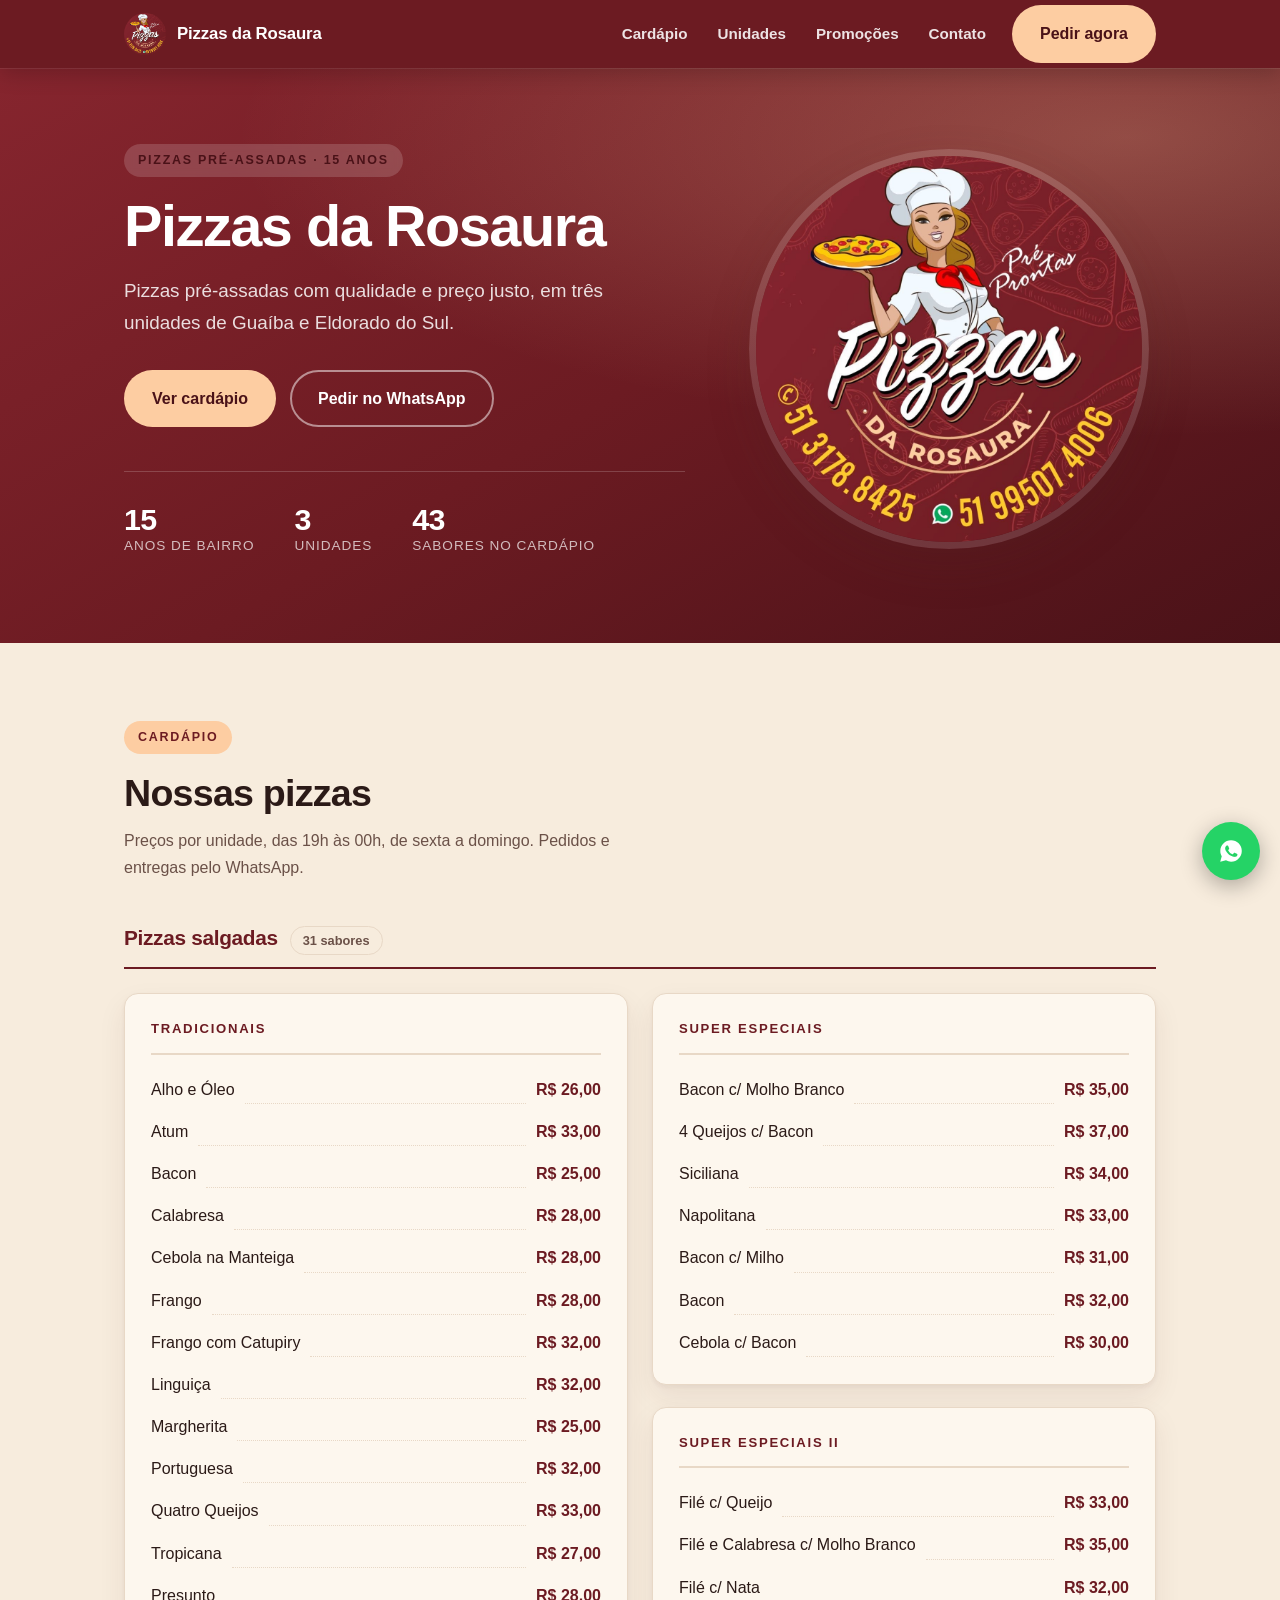
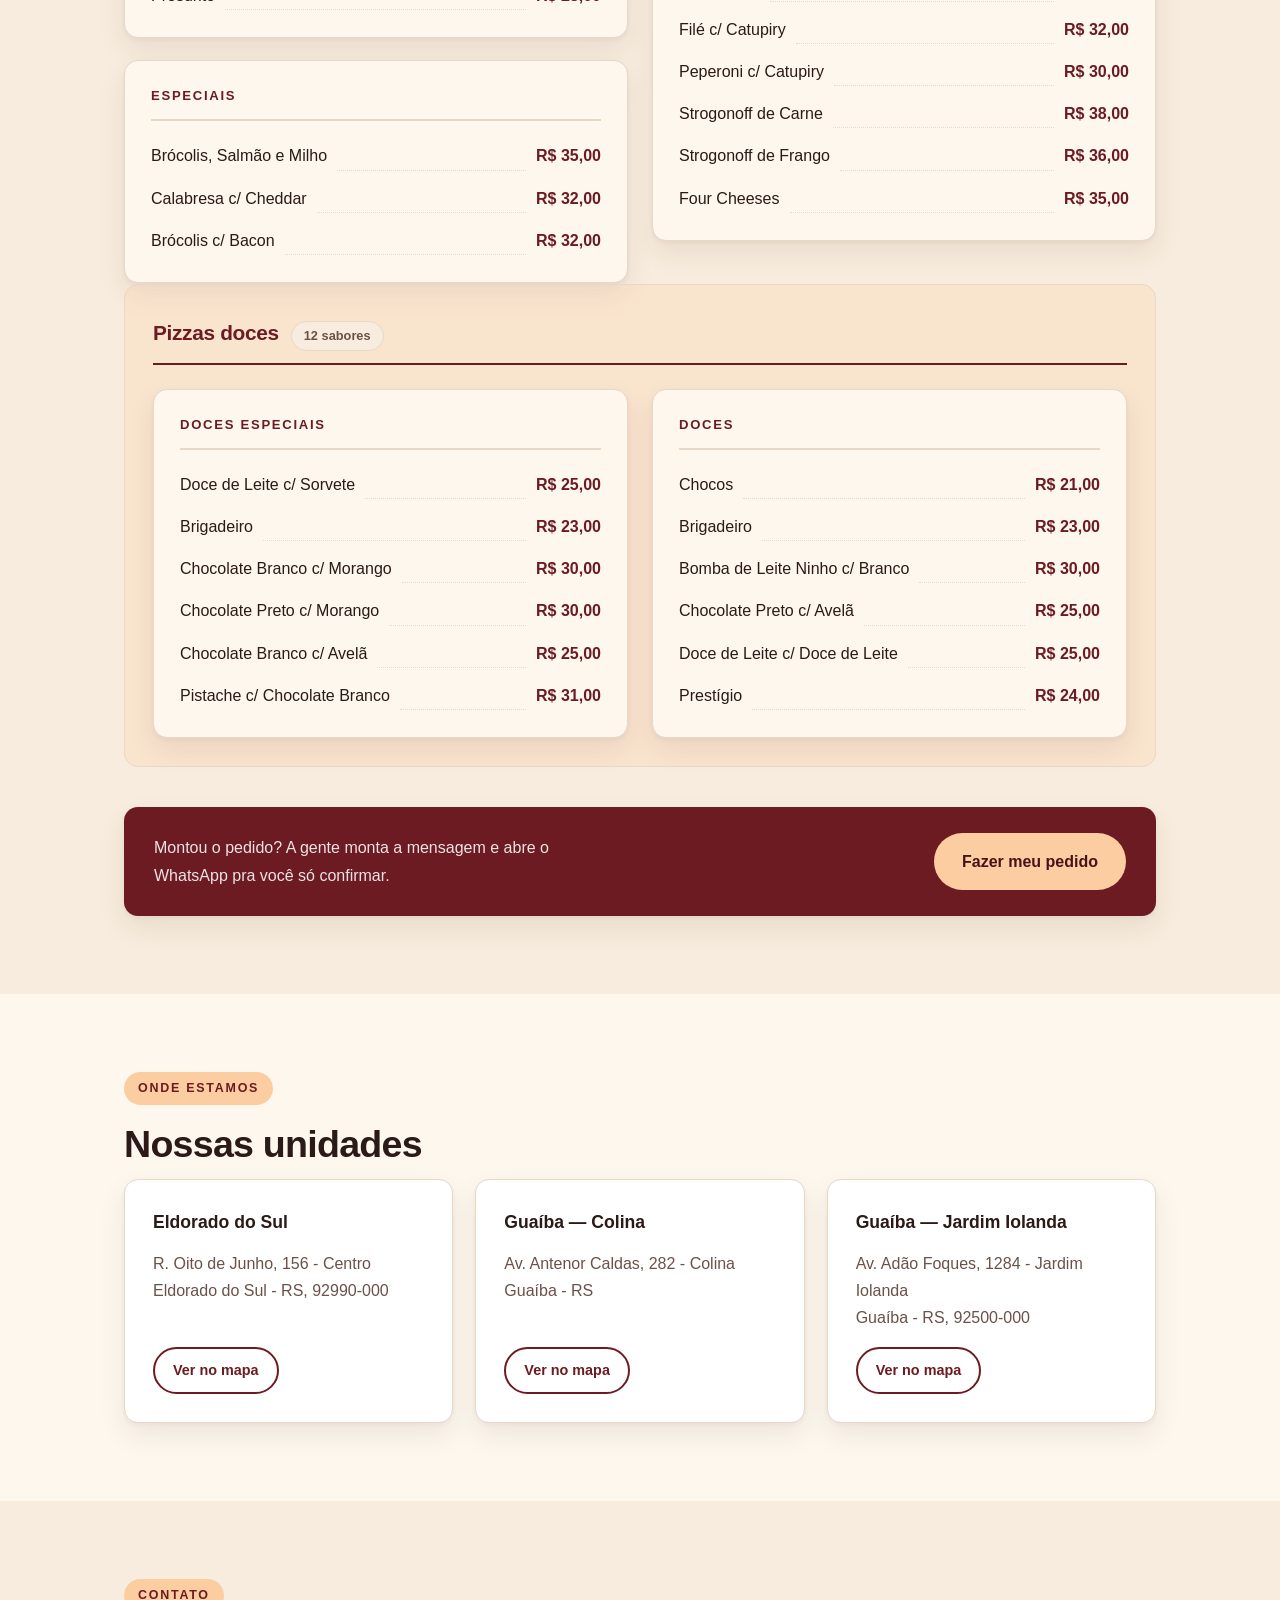
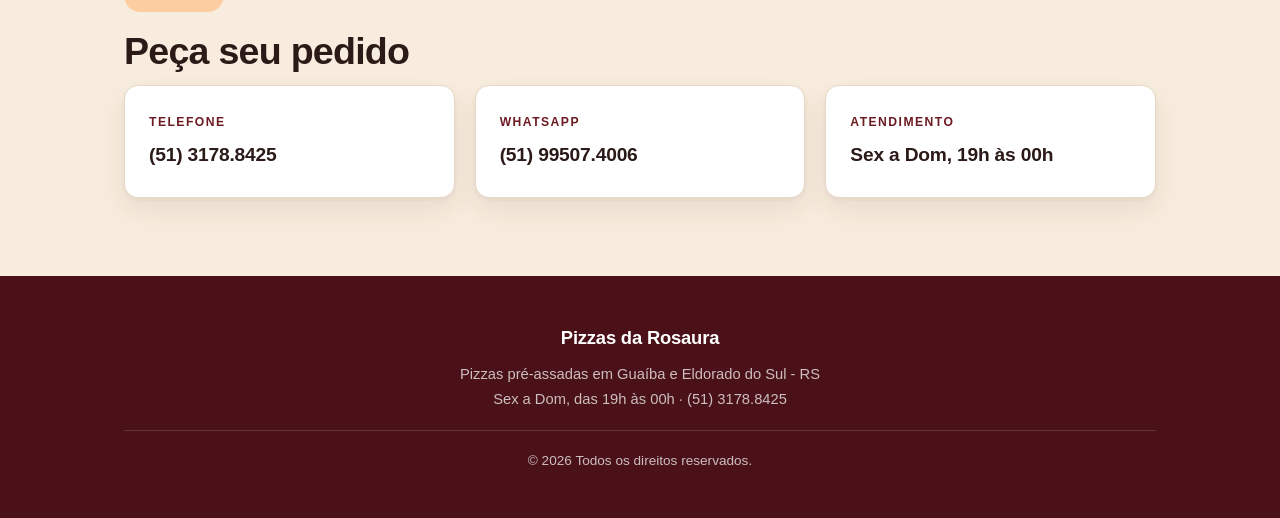
<file: index.html>
<!DOCTYPE html>
<html lang="pt-BR">

<head>
    <meta charset="UTF-8">
    <meta name="viewport" content="width=device-width, initial-scale=1.0">
    <title>Pizzas da Rosaura | Pizzas pré-assadas em Guaíba e Eldorado do Sul - RS</title>
    <meta name="description" content="Pizzas da Rosaura: pizzas pré-assadas em Guaíba e Eldorado do Sul, RS, com qualidade e preço justo. Peça pelo telefone (51) 3178.8425 ou WhatsApp (51) 99507.4006.">
    <meta name="theme-color" content="#6c1b22">
    <link rel="stylesheet" href="styles.css">
</head>

<body>
    <a class="pular-para-conteudo" href="#conteudo">Pular para o conteúdo</a>

    <header class="topo">
        <div class="container topo-conteudo">
            <a href="#inicio" class="marca">
                <img class="marca-logo" src="images/104330158_2083961038416323_351394347251335109_n.jpg" alt="">
                <span class="marca-nome">Pizzas da Rosaura</span>
            </a>

            <button class="menu-botao" aria-expanded="false" aria-controls="menu-principal">
                <span class="visualmente-oculto">Abrir menu</span>
                <span class="menu-barra"></span>
                <span class="menu-barra"></span>
                <span class="menu-barra"></span>
            </button>

            <nav id="menu-principal" class="menu" aria-label="Navegação principal">
                <ul class="menu-l-links">
                    <li><a href="#cardapio">Cardápio</a></li>
                    <li><a href="#unidades">Unidades</a></li>
                    <li><a href="promocoes.html">Promoções</a></li>
                    <li><a href="#contato">Contato</a></li>
                </ul>
                <a class="botao botao-claro" href="https://wa.me/5551995074006" target="_blank" rel="noopener">Pedir
                    agora</a>
            </nav>
        </div>
    </header>

    <main id="conteudo">

        <section id="inicio" class="hero">
            <div class="container hero-conteudo">
                <div class="hero-texto">
                    <p class="selo">Pizzas pré-assadas &middot; 15 anos</p>
                    <h1>Pizzas da Rosaura</h1>
                    <p class="hero-sub">Pizzas pré-assadas com qualidade e preço justo, em três unidades de Guaíba e
                        Eldorado do Sul.</p>
                    <div class="hero-acoes">
                        <a class="botao botao-claro" href="#cardapio">Ver cardápio</a>
                        <a class="botao botao-escuro" href="https://wa.me/5551995074006" target="_blank" rel="noopener">Pedir
                            no WhatsApp</a>
                    </div>
                    <ul class="hero-numeros">
                        <li><strong>15</strong><span>anos de bairro</span></li>
                        <li><strong>3</strong><span>unidades</span></li>
                        <li><strong>43</strong><span>sabores no cardápio</span></li>
                    </ul>
                </div>
                <div class="hero-imagem">
                    <img src="images/104330158_2083961038416323_351394347251335109_n.jpg"
                        alt="Pizzas da Rosaura — pizzas pré-assadas">
                </div>
            </div>
        </section>

        <section id="cardapio" class="secao secao-menu">
            <div class="container">
                <p class="selo">Cardápio</p>
                <h2>Nossas pizzas</h2>
                <p class="secao-lead">Preços por unidade, das 19h às 00h, de sexta a domingo. Pedidos e entregas pelo
                    WhatsApp.</p>

                <div class="menu-bloco">
                    <div class="menu-bloco-cabecalho">
                        <h3>Pizzas salgadas</h3>
                        <span class="menu-bloco-qtd">31 sabores</span>
                    </div>

                    <div class="menu-grade">
                        <div class="menu-cartao">
                            <h4>Tradicionais</h4>
                            <ul class="menu-itens">
                                <li><span class="item-nome">Alho e Óleo</span><span class="item-preco">R$ 26,00</span></li>
                                <li><span class="item-nome">Atum</span><span class="item-preco">R$ 33,00</span></li>
                                <li><span class="item-nome">Bacon</span><span class="item-preco">R$ 25,00</span></li>
                                <li><span class="item-nome">Calabresa</span><span class="item-preco">R$ 28,00</span></li>
                                <li><span class="item-nome">Cebola na Manteiga</span><span class="item-preco">R$ 28,00</span></li>
                                <li><span class="item-nome">Frango</span><span class="item-preco">R$ 28,00</span></li>
                                <li><span class="item-nome">Frango com Catupiry</span><span class="item-preco">R$ 32,00</span></li>
                                <li><span class="item-nome">Linguiça</span><span class="item-preco">R$ 32,00</span></li>
                                <li><span class="item-nome">Margherita</span><span class="item-preco">R$ 25,00</span></li>
                                <li><span class="item-nome">Portuguesa</span><span class="item-preco">R$ 32,00</span></li>
                                <li><span class="item-nome">Quatro Queijos</span><span class="item-preco">R$ 33,00</span></li>
                                <li><span class="item-nome">Tropicana</span><span class="item-preco">R$ 27,00</span></li>
                                <li><span class="item-nome">Presunto</span><span class="item-preco">R$ 28,00</span></li>
                            </ul>
                        </div>

                        <div class="menu-cartao">
                            <h4>Especiais</h4>
                            <ul class="menu-itens">
                                <li><span class="item-nome">Brócolis, Salmão e Milho</span><span class="item-preco">R$ 35,00</span></li>
                                <li><span class="item-nome">Calabresa c/ Cheddar</span><span class="item-preco">R$ 32,00</span></li>
                                <li><span class="item-nome">Brócolis c/ Bacon</span><span class="item-preco">R$ 32,00</span></li>
                            </ul>
                        </div>

                        <div class="menu-cartao">
                            <h4>Super Especiais</h4>
                            <ul class="menu-itens">
                                <li><span class="item-nome">Bacon c/ Molho Branco</span><span class="item-preco">R$ 35,00</span></li>
                                <li><span class="item-nome">4 Queijos c/ Bacon</span><span class="item-preco">R$ 37,00</span></li>
                                <li><span class="item-nome">Siciliana</span><span class="item-preco">R$ 34,00</span></li>
                                <li><span class="item-nome">Napolitana</span><span class="item-preco">R$ 33,00</span></li>
                                <li><span class="item-nome">Bacon c/ Milho</span><span class="item-preco">R$ 31,00</span></li>
                                <li><span class="item-nome">Bacon</span><span class="item-preco">R$ 32,00</span></li>
                                <li><span class="item-nome">Cebola c/ Bacon</span><span class="item-preco">R$ 30,00</span></li>
                            </ul>
                        </div>

                        <div class="menu-cartao">
                            <h4>Super Especiais II</h4>
                            <ul class="menu-itens">
                                <li><span class="item-nome">Filé c/ Queijo</span><span class="item-preco">R$ 33,00</span></li>
                                <li><span class="item-nome">Filé e Calabresa c/ Molho Branco</span><span class="item-preco">R$ 35,00</span></li>
                                <li><span class="item-nome">Filé c/ Nata</span><span class="item-preco">R$ 32,00</span></li>
                                <li><span class="item-nome">Filé c/ Catupiry</span><span class="item-preco">R$ 32,00</span></li>
                                <li><span class="item-nome">Peperoni c/ Catupiry</span><span class="item-preco">R$ 30,00</span></li>
                                <li><span class="item-nome">Strogonoff de Carne</span><span class="item-preco">R$ 38,00</span></li>
                                <li><span class="item-nome">Strogonoff de Frango</span><span class="item-preco">R$ 36,00</span></li>
                                <li><span class="item-nome">Four Cheeses</span><span class="item-preco">R$ 35,00</span></li>
                            </ul>
                        </div>
                </div>

                <div class="menu-bloco menu-bloco-doces">
                    <div class="menu-bloco-cabecalho">
                        <h3>Pizzas doces</h3>
                        <span class="menu-bloco-qtd">12 sabores</span>
                    </div>

                    <div class="menu-grade">
                        <div class="menu-cartao">
                            <h4>Doces Especiais</h4>
                            <ul class="menu-itens">
                                <li><span class="item-nome">Doce de Leite c/ Sorvete</span><span class="item-preco">R$ 25,00</span></li>
                                <li><span class="item-nome">Brigadeiro</span><span class="item-preco">R$ 23,00</span></li>
                                <li><span class="item-nome">Chocolate Branco c/ Morango</span><span class="item-preco">R$ 30,00</span></li>
                                <li><span class="item-nome">Chocolate Preto c/ Morango</span><span class="item-preco">R$ 30,00</span></li>
                                <li><span class="item-nome">Chocolate Branco c/ Avelã</span><span class="item-preco">R$ 25,00</span></li>
                                <li><span class="item-nome">Pistache c/ Chocolate Branco</span><span class="item-preco">R$ 31,00</span></li>
                            </ul>
                        </div>

                        <div class="menu-cartao">
                            <h4>Doces</h4>
                            <ul class="menu-itens">
                                <li><span class="item-nome">Chocos</span><span class="item-preco">R$ 21,00</span></li>
                                <li><span class="item-nome">Brigadeiro</span><span class="item-preco">R$ 23,00</span></li>
                                <li><span class="item-nome">Bomba de Leite Ninho c/ Branco</span><span class="item-preco">R$ 30,00</span></li>
                                <li><span class="item-nome">Chocolate Preto c/ Avelã</span><span class="item-preco">R$ 25,00</span></li>
                                <li><span class="item-nome">Doce de Leite c/ Doce de Leite</span><span class="item-preco">R$ 25,00</span></li>
                                <li><span class="item-nome">Prestígio</span><span class="item-preco">R$ 24,00</span></li>
                            </ul>
                        </div>
                </div>
                </div>

                <div class="menu-cta">
                    <p class="menu-cta-texto">Montou o pedido? A gente monta a mensagem e abre o WhatsApp pra você
                        só confirmar.</p>
                    <a class="botao botao-claro" href="pedido.html">Fazer meu pedido</a>
                </div>
            </div>
        </section>

        <section id="unidades" class="secao">
            <div class="container">
                <p class="selo">Onde estamos</p>
                <h2>Nossas unidades</h2>
                <ul class="unidades">
                    <li class="unidade">
                        <h3>Eldorado do Sul</h3>
                        <p>R. Oito de Junho, 156 - Centro<br>Eldorado do Sul - RS, 92990-000</p>
                        <a class="botao botao-pequeno" href="https://www.google.com/maps/search/?api=1&amp;query=R.+Oito+de+Junho,+156+-+Centro,+Eldorado+do+Sul+-+RS,+92990-000"
                            target="_blank" rel="noopener">Ver no mapa</a>
                    </li>
                    <li class="unidade">
                        <h3>Guaíba &mdash; Colina</h3>
                        <p>Av. Antenor Caldas, 282 - Colina<br>Guaíba - RS</p>
                        <a class="botao botao-pequeno" href="https://www.google.com/maps/search/?api=1&amp;query=Av.+Antenor+Caldas,+282+-+Colina,+Gua%C3%ADba+-+RS"
                            target="_blank" rel="noopener">Ver no mapa</a>
                    </li>
                    <li class="unidade">
                        <h3>Guaíba &mdash; Jardim Iolanda</h3>
                        <p>Av. Adão Foques, 1284 - Jardim Iolanda<br>Guaíba - RS, 92500-000</p>
                        <a class="botao botao-pequeno" href="https://www.google.com/maps/search/?api=1&amp;query=Av.+Ad%C3%A3o+Foques,+1284+-+Jardim+Iolanda,+Gua%C3%ADba+-+RS,+92500-000"
                            target="_blank" rel="noopener">Ver no mapa</a>
                    </li>
                </ul>
            </div>
        </section>

        <section id="contato" class="secao secao-contato">
            <div class="container">
                <p class="selo">Contato</p>
                <h2>Peça seu pedido</h2>
                <div class="contato-grade">
                    <a class="contato-item" href="tel:+555131788425">
                        <span class="contato-rotulo">Telefone</span>
                        <span class="contato-valor">(51) 3178.8425</span>
                    </a>
                    <a class="contato-item" href="https://wa.me/5551995074006" target="_blank" rel="noopener">
                        <span class="contato-rotulo">WhatsApp</span>
                        <span class="contato-valor">(51) 99507.4006</span>
                    </a>
                    <div class="contato-item">
                        <span class="contato-rotulo">Atendimento</span>
                        <span class="contato-valor">Sex a Dom, 19h às 00h</span>
                    </div>
                </div>
            </div>
        </section>

    </main>

    <footer class="rodape">
        <div class="container rodape-conteudo">
            <p class="rodape-marca">Pizzas da Rosaura</p>
            <p>Pizzas pré-assadas em Guaíba e Eldorado do Sul - RS</p>
            <p>Sex a Dom, das 19h às 00h &middot; (51) 3178.8425</p>
            <p class="rodape-legal">&copy; 2026 Todos os direitos reservados.</p>
        </div>
    </footer>

    <a class="flutuante-whats" href="https://wa.me/5551995074006" target="_blank" rel="noopener"
        aria-label="Pedir no WhatsApp (51) 99507.4006">
        <svg viewBox="0 0 24 24" width="26" height="26" aria-hidden="true" focusable="false">
            <path fill="currentColor"
                d="M12.04 2c-5.46 0-9.9 4.44-9.9 9.9 0 1.75.46 3.45 1.32 4.95L2.05 22l5.3-1.39a9.9 9.9 0 0 0 4.69 1.2h.01c5.46 0 9.9-4.44 9.9-9.9 0-2.64-1.03-5.13-2.9-7A9.82 9.82 0 0 0 12.04 2Zm5.8 14.06c-.24.68-1.4 1.3-1.94 1.35-.5.05-1 .24-3.37-.7-2.85-1.13-4.65-4.06-4.79-4.25-.14-.19-1.13-1.5-1.13-2.87 0-1.36.72-2.03.97-2.31.24-.27.53-.34.71-.34h.5c.17 0 .4-.06.62.48.24.57.8 1.96.87 2.1.07.14.12.3.02.48-.1.19-.15.3-.29.47l-.43.5c-.14.14-.29.3-.12.59.16.29.73 1.2 1.56 1.95 1.07.95 1.98 1.25 2.26 1.39.28.14.45.12.62-.07.16-.19.7-.82.89-1.1.19-.28.38-.23.63-.14.25.09 1.65.78 1.93.92.28.14.47.21.54.33.07.12.07.69-.17 1.37Z" />
        </svg>
    </a>

    <script>
        const botaoMenu = document.querySelector('.menu-botao');
        const menu = document.getElementById('menu-principal');

        botaoMenu.addEventListener('click', () => {
            const aberto = menu.classList.toggle('aberto');
            botaoMenu.setAttribute('aria-expanded', String(aberto));
        });

        // Fecha o menu ao escolher um link, senão ele cobre a seção destino
        menu.addEventListener('click', (evento) => {
            if (!evento.target.closest('a')) return;
            menu.classList.remove('aberto');
            botaoMenu.setAttribute('aria-expanded', 'false');
        });
    </script>
</body>

</html>
</file>
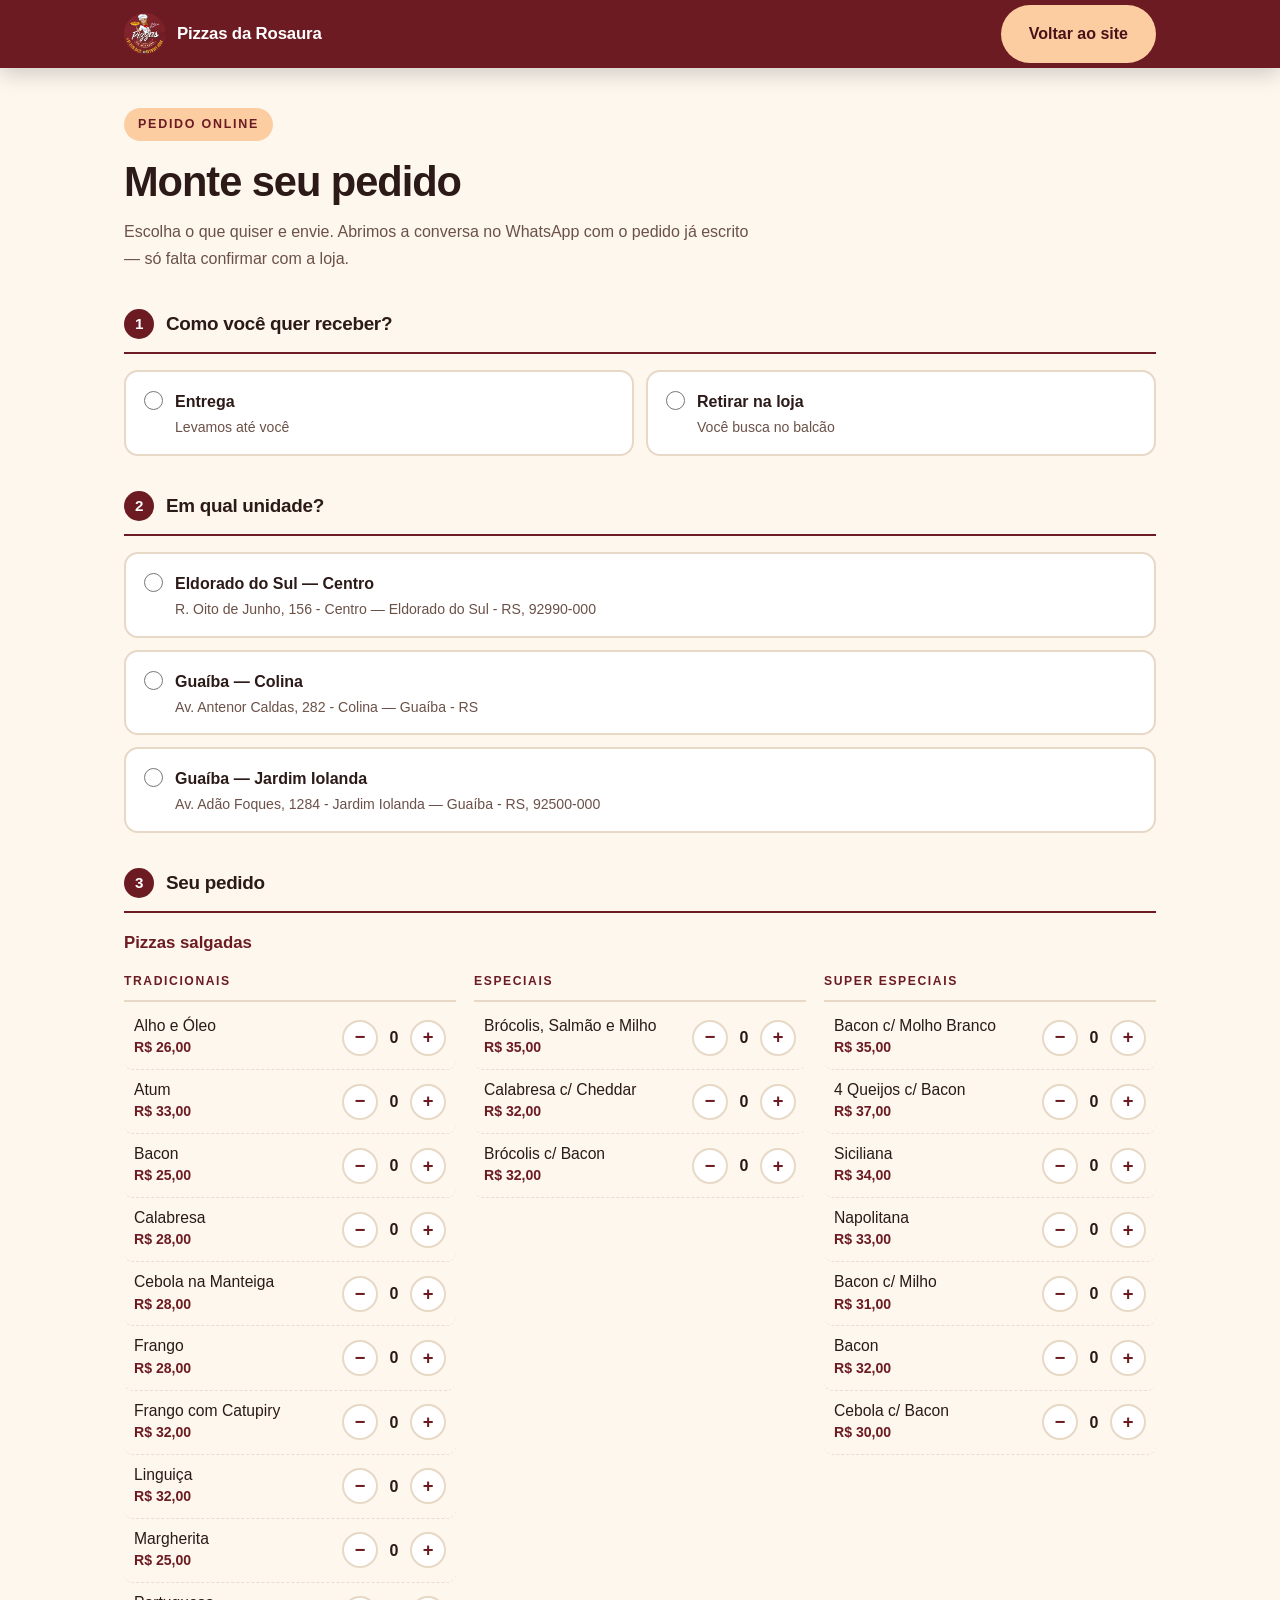
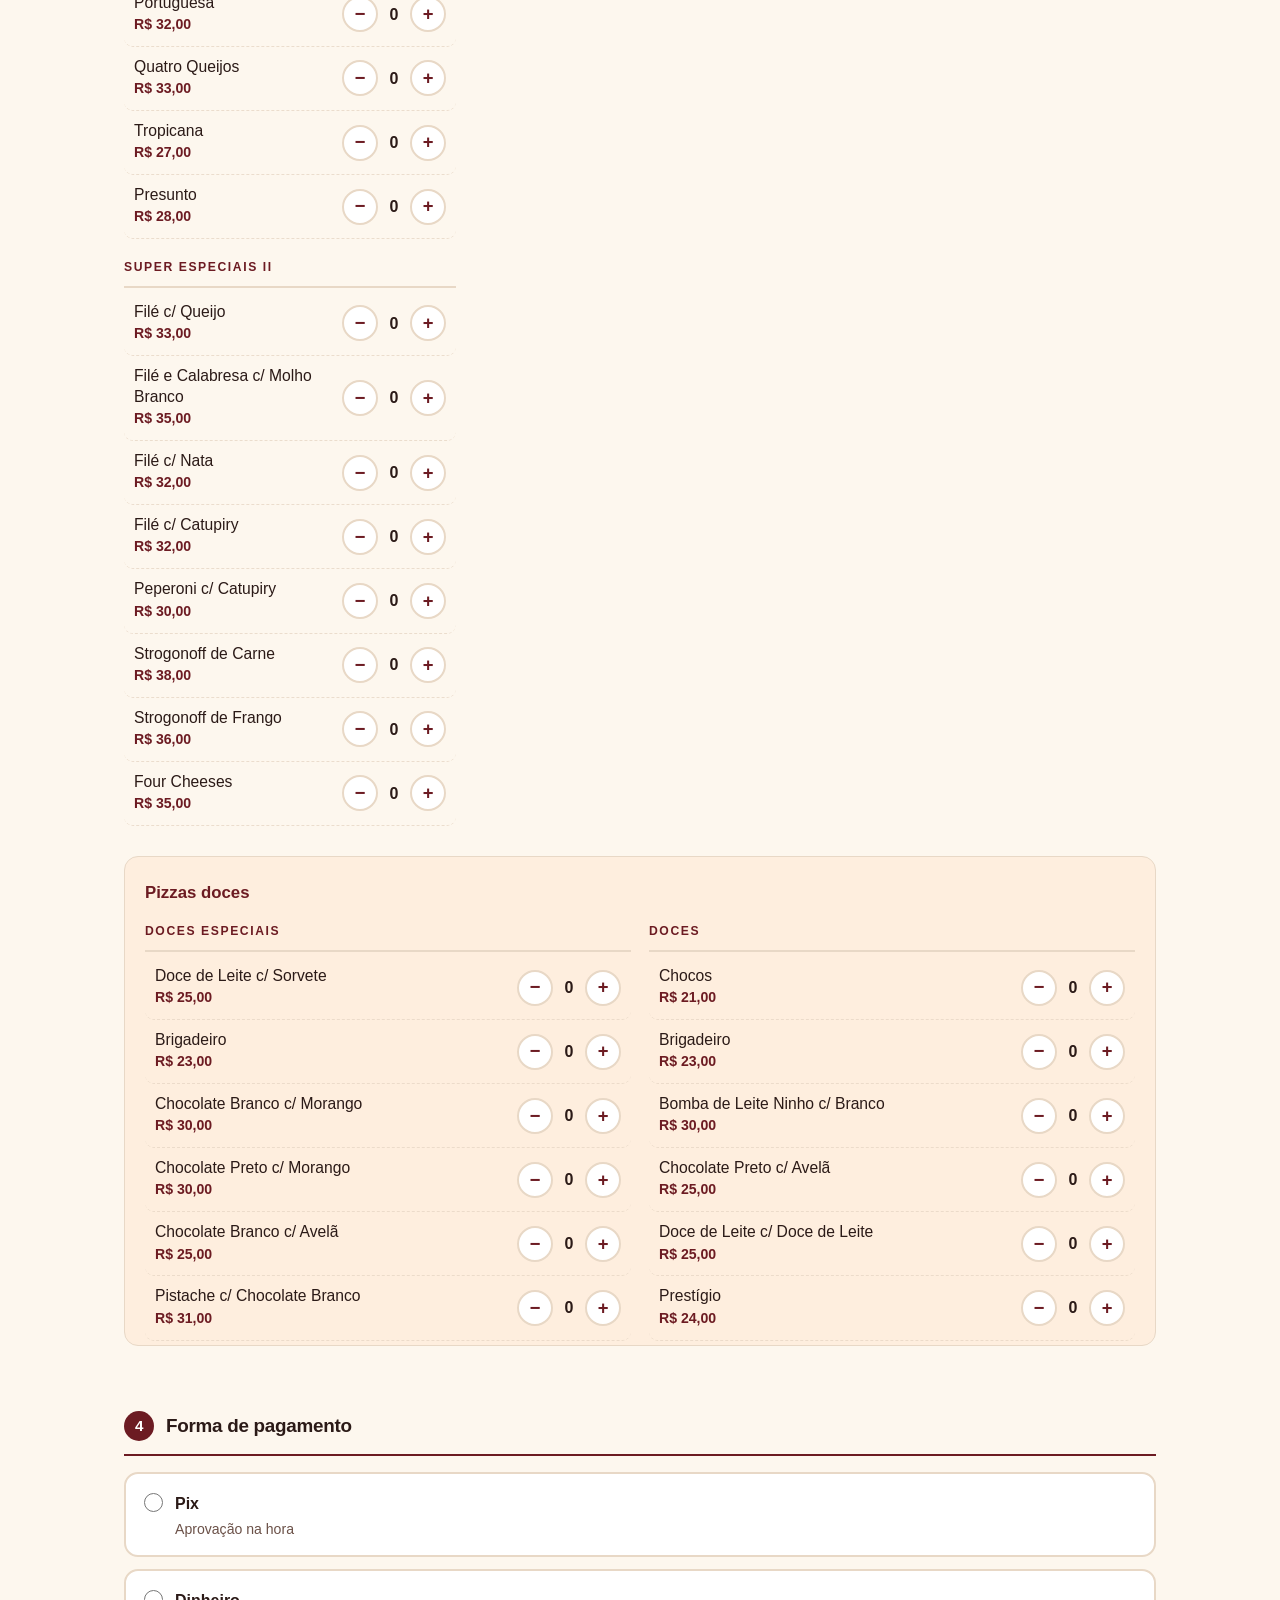
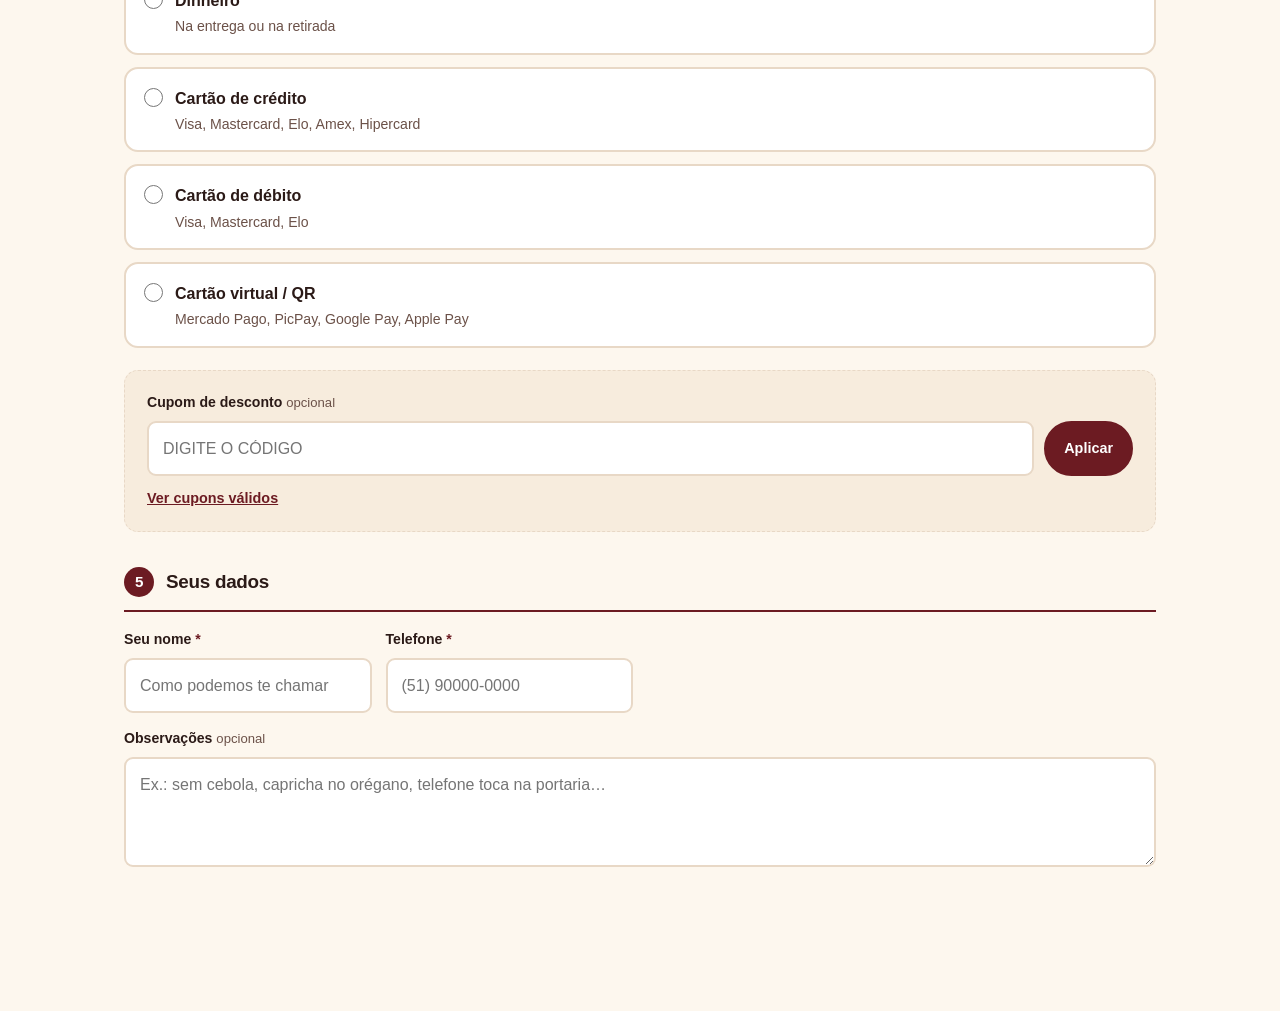
<file: pedido.html>
<!DOCTYPE html>
<html lang="pt-BR">

<head>
    <meta charset="UTF-8">
    <meta name="viewport" content="width=device-width, initial-scale=1.0">
    <title>Faça seu pedido | Pizzas da Rosaura</title>
    <meta name="description" content="Monte seu pedido de pizza na Pizzas da Rosaura, com entrega ou retirada, e envie direto pelo WhatsApp.">
    <meta name="theme-color" content="#6c1b22">
    <link rel="stylesheet" href="styles.css">
</head>

<body class="pagina-pedido">

    <header class="topo">
        <div class="container topo-conteudo">
            <a href="index.html" class="marca">
                <img class="marca-logo" src="images/104330158_2083961038416323_351394347251335109_n.jpg" alt="">
                <span class="marca-nome">Pizzas da Rosaura</span>
            </a>
            <nav class="pedido-menu" aria-label="Navegação principal">
                <a class="botao botao-claro" href="index.html">Voltar ao site</a>
            </nav>
        </div>
    </header>

    <main id="conteudo" class="container pedido-pagina">

        <div class="pedido-cabecalho">
            <p class="selo">Pedido online</p>
            <h1>Monte seu pedido</h1>
            <p class="pedido-intro">Escolha o que quiser e envie. Abrimos a conversa no WhatsApp com o pedido já
                escrito — só falta confirmar com a loja.</p>
        </div>

        <form id="form-pedido" novalidate>

            <!-- 1. Modalidade -->
            <fieldset class="etapa">
                <legend class="etapa-titulo">
                    <span class="etapa-num">1</span>
                    <span>Como você quer receber?</span>
                </legend>

                <div class="opcoes" id="opcoes-modalidade">
                    <label class="opcao">
                        <input type="radio" name="modalidade" value="entrega" required>
                        <span class="opcao-corpo">
                            <span class="opcao-nome">Entrega</span>
                            <span class="opcao-detalhe">Levamos até você</span>
                        </span>
                    </label>
                    <label class="opcao">
                        <input type="radio" name="modalidade" value="retirada" required>
                        <span class="opcao-corpo">
                            <span class="opcao-nome">Retirar na loja</span>
                            <span class="opcao-detalhe">Você busca no balcão</span>
                        </span>
                    </label>
                </div>
            </fieldset>

            <!-- 2. Unidade -->
            <fieldset class="etapa">
                <legend class="etapa-titulo">
                    <span class="etapa-num">2</span>
                    <span>Em qual unidade?</span>
                </legend>
                <div class="opcoes opcoes-coluna" id="opcoes-unidade"></div>
            </fieldset>

            <!-- 3. Endereço -->
            <fieldset class="etapa etapa-oculta" id="etapa-endereco" hidden>
                <legend class="etapa-titulo">
                    <span class="etapa-num">3</span>
                    <span>Endereço de entrega</span>
                </legend>

                <div class="campos">
                    <label class="campo">
                        <span class="campo-rotulo">Endereço <span class="obrigatorio">*</span></span>
                        <input type="text" name="endereco" autocomplete="street-address"
                            placeholder="Rua, número, complemento">
                    </label>
                    <label class="campo">
                        <span class="campo-rotulo">Bairro <span class="obrigatorio">*</span></span>
                        <input type="text" name="bairro" placeholder="Bairro">
                    </label>
                    <label class="campo">
                        <span class="campo-rotulo">Cidade <span class="obrigatorio">*</span></span>
                        <input type="text" name="cidade" autocomplete="address-level2" placeholder="Cidade">
                    </label>
                    <label class="campo">
                        <span class="campo-rotulo">Referência <span class="campo-opcional">opcional</span></span>
                        <input type="text" name="referencia" placeholder="Próximo de, portão, cor da casa…">
                    </label>
                </div>
            </fieldset>

            <!-- 4. Itens -->
            <fieldset class="etapa">
                <legend class="etapa-titulo">
                    <span class="etapa-num" id="num-itens">4</span>
                    <span>Seu pedido</span>
                </legend>

                <div class="bloco-menu" id="menu-salgadas">
                    <h2 class="bloco-menu-titulo">Pizzas salgadas</h2>
                    <div class="grade-selecao" id="lista-salgadas"></div>
                </div>

                <div class="bloco-menu bloco-menu-doces" id="menu-doces">
                    <h2 class="bloco-menu-titulo">Pizzas doces</h2>
                    <div class="grade-selecao" id="lista-doces"></div>
                </div>
            </fieldset>

            <!-- 5. Pagamento -->
            <fieldset class="etapa">
                <legend class="etapa-titulo">
                    <span class="etapa-num">5</span>
                    <span>Forma de pagamento</span>
                </legend>
                <div class="opcoes opcoes-coluna" id="opcoes-pagamento"></div>
                <p class="nota-pagamento" id="nota-pagamento" hidden></p>

                <div class="cupom">
                    <label class="campo">
                        <span class="campo-rotulo">Cupom de desconto <span class="campo-opcional">opcional</span></span>
                        <span class="cupom-linha">
                            <input type="text" id="cupom-codigo" placeholder="Digite o código"
                                autocomplete="off" autocapitalize="characters" spellcheck="false">
                            <button type="button" class="botao botao-pequeno" id="cupom-aplicar">Aplicar</button>
                        </span>
                    </label>
                    <p class="cupom-feedback" id="cupom-feedback" role="status" hidden></p>
                    <a class="cupom-ver" href="promocoes.html">Ver cupons válidos</a>
                </div>
            </fieldset>

            <!-- 6. Dados -->
            <fieldset class="etapa">
                <legend class="etapa-titulo">
                    <span class="etapa-num">6</span>
                    <span>Seus dados</span>
                </legend>

                <div class="campos">
                    <label class="campo">
                        <span class="campo-rotulo">Seu nome <span class="obrigatorio">*</span></span>
                        <input type="text" name="nome" autocomplete="name" placeholder="Como podemos te chamar">
                    </label>
                    <label class="campo">
                        <span class="campo-rotulo">Telefone <span class="obrigatorio">*</span></span>
                        <input type="tel" name="telefone" autocomplete="tel" inputmode="tel"
                            placeholder="(51) 90000-0000">
                    </label>
                    <label class="campo campo-largo">
                        <span class="campo-rotulo">Observações <span class="campo-opcional">opcional</span></span>
                        <textarea name="observacoes" rows="3"
                            placeholder="Ex.: sem cebola, capricha no orégano, telefone toca na portaria…"></textarea>
                    </label>
                </div>
            </fieldset>

        </form>
    </main>

    <!-- Resumo fixo -->
    <div class="barra-pedido" id="barra-pedido" hidden>
        <div class="barra-conteudo">
            <div class="barra-resumo">
                <span class="barra-qtd" id="barra-qtd">0 itens</span>
                <span class="barra-desconto" id="barra-desconto" hidden></span>
                <strong class="barra-total" id="barra-total">R$ 0,00</strong>
            </div>
            <button type="button" class="botao botao-enviar" id="botao-enviar">
                Enviar pelo WhatsApp
            </button>
        </div>
    </div>

    <p class="pedido-erro" id="pedido-erro" role="alert" hidden></p>
    <p class="pedido-aviso" id="pedido-aviso" role="status" hidden></p>
    <div class="pedido-enviado" id="pedido-enviado" hidden>
        <div class="container pedido-enviado-conteudo">
            <h2>Pedido pronto!</h2>
            <p>A conversa do WhatsApp foi aberta com o seu pedido já escrito. É só revisar e tocar em enviar.</p>
            <p class="pedido-enviado-aviso" id="pedido-enviado-aviso" hidden>
                Se o WhatsApp não abriu, use o botão abaixo.
            </p>
            <div class="pedido-enviado-acoes">
                <a class="botao" id="pedido-link" href="#" target="_blank" rel="noopener">Abrir no WhatsApp</a>
                <button type="button" class="botao botao-pequeno" id="pedido-limpar">Começar outro pedido</button>
            </div>
        </div>
    </div>

    <script src="dados-menu.js"></script>
    <script src="pedido.js"></script>
</body>

</html>
</file>
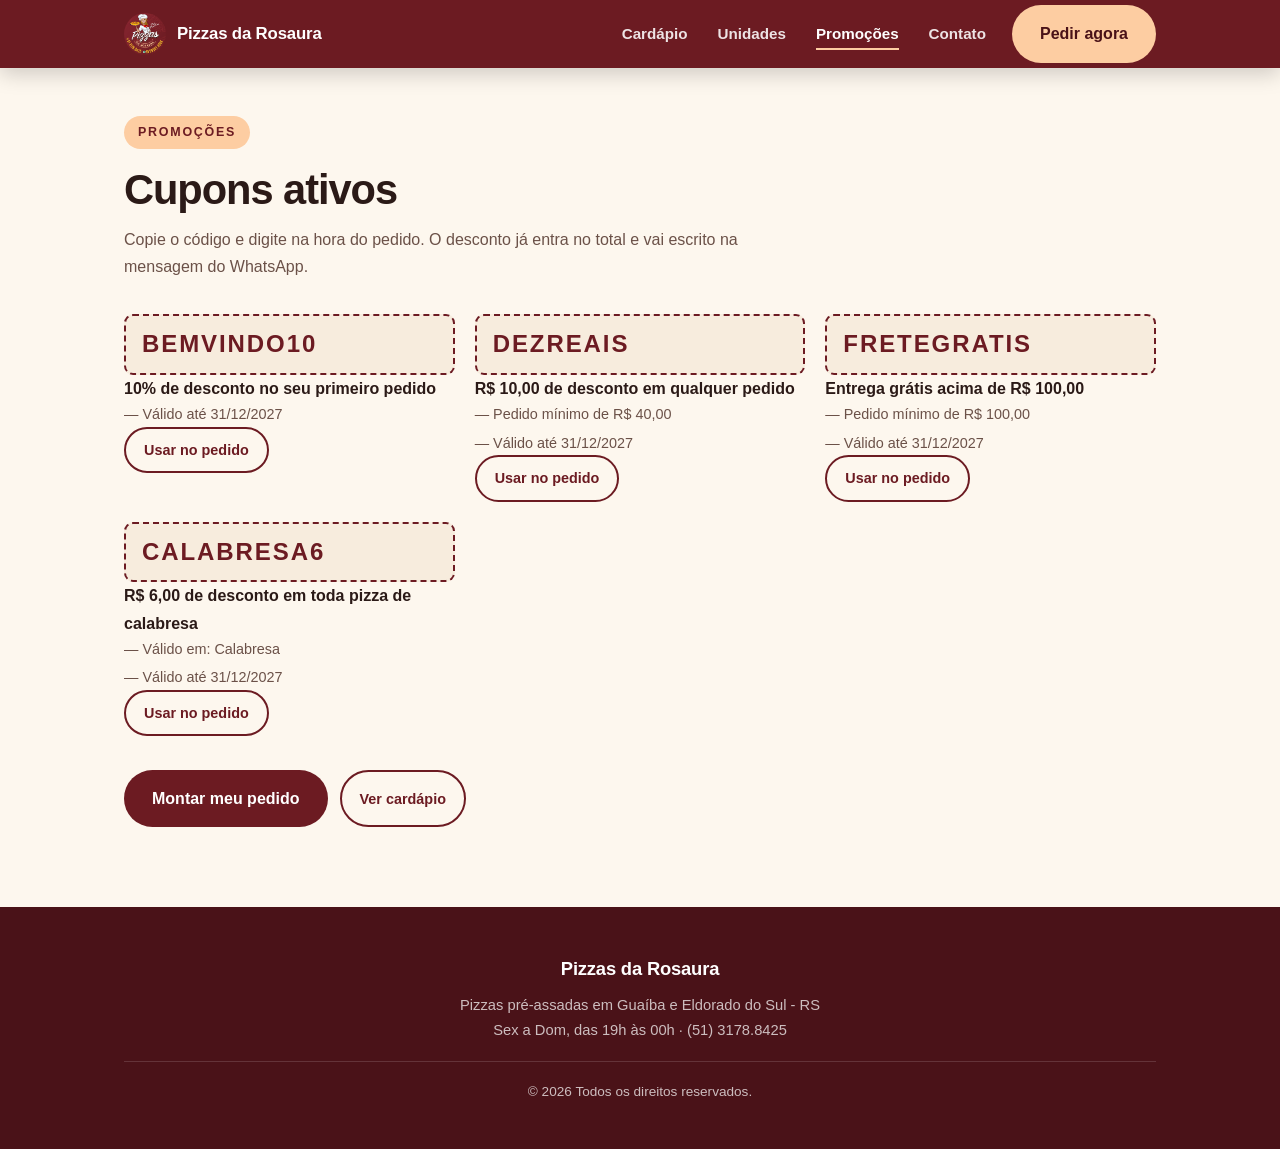
<file: promocoes.html>
<!DOCTYPE html>
<html lang="pt-BR">

<head>
    <meta charset="UTF-8">
    <meta name="viewport" content="width=device-width, initial-scale=1.0">
    <title>Promoções e cupons | Pizzas da Rosaura</title>
    <meta name="description" content="Cupons de desconto e promoções ativos da Pizzas da Rosaura, em Guaíba e Eldorado do Sul - RS.">
    <meta name="theme-color" content="#6c1b22">
    <link rel="stylesheet" href="styles.css">
</head>

<body>

    <header class="topo">
        <div class="container topo-conteudo">
            <a href="index.html" class="marca">
                <img class="marca-logo" src="images/104330158_2083961038416323_351394347251335109_n.jpg" alt="">
                <span class="marca-nome">Pizzas da Rosaura</span>
            </a>

            <button class="menu-botao" aria-expanded="false" aria-controls="menu-principal">
                <span class="visualmente-oculto">Abrir menu</span>
                <span class="menu-barra"></span>
                <span class="menu-barra"></span>
                <span class="menu-barra"></span>
            </button>

            <nav id="menu-principal" class="menu" aria-label="Navegação principal">
                <ul class="menu-l-links">
                    <li><a href="index.html#cardapio">Cardápio</a></li>
                    <li><a href="index.html#unidades">Unidades</a></li>
                    <li><a href="promocoes.html" aria-current="page">Promoções</a></li>
                    <li><a href="index.html#contato">Contato</a></li>
                </ul>
                <a class="botao botao-claro" href="pedido.html">Pedir agora</a>
            </nav>
        </div>
    </header>

    <main id="conteudo" class="container pagina-interna">

        <div class="cabecalho-interno">
            <p class="selo">Promoções</p>
            <h1>Cupons ativos</h1>
            <p class="interno-lead">Copie o código e digite na hora do pedido. O desconto já entra no total e vai
                escrito na mensagem do WhatsApp.</p>
        </div>

        <div class="cupons-lista" id="cupons-lista"></div>

        <div class="vazio" id="cupons-vazio" hidden>
            <p>Não há cupom ativo no momento.</p>
            <a class="botao" href="pedido.html">Fazer pedido sem cupom</a>
        </div>

        <div class="pagina-interna-cta">
            <a class="botao" href="pedido.html">Montar meu pedido</a>
            <a class="botao botao-pequeno" href="index.html#cardapio">Ver cardápio</a>
        </div>
    </main>

    <footer class="rodape">
        <div class="container rodape-conteudo">
            <p class="rodape-marca">Pizzas da Rosaura</p>
            <p>Pizzas pré-assadas em Guaíba e Eldorado do Sul - RS</p>
            <p>Sex a Dom, das 19h às 00h &middot; (51) 3178.8425</p>
            <p class="rodape-legal">&copy; 2026 Todos os direitos reservados.</p>
        </div>
    </footer>

    <script src="dados-menu.js"></script>
    <script>
        (function () {
            'use strict';
            const P = window.PIZZARIA;
            const lista = document.getElementById('cupons-lista');
            const vazio = document.getElementById('cupons-vazio');

            const hoje = new Date();
            hoje.setHours(0, 0, 0, 0);

            function vigente(c) {
                if (c.ativo === false) return false;
                if (c.validoAte && new Date(c.validoAte + 'T00:00:00') < hoje) return false;
                return true;
            }

            const validos = (P.cupons || []).filter(vigente);

            if (!validos.length) {
                vazio.hidden = false;
            } else {
                validos.forEach((c) => {
                    const card = document.createElement('article');

                    const codigo = document.createElement('p');
                    codigo.className = 'cupom-cartao-codigo';
                    codigo.textContent = c.codigo;

                    const desc = document.createElement('p');
                    desc.className = 'cupom-cartao-desc';
                    desc.textContent = c.descricao;
                    // só o que a descrição não já diz
                    const regras = [];
                    if (c.tipo === 'item' && c.alvo) {
                        regras.push('Válido em: ' + c.alvo);
                    }
                    if (c.minimo) {
                        regras.push('Pedido mínimo de R$ ' + (c.minimo / 100).toFixed(2).replace('.', ','));
                    }
                    if (c.validoAte) {
                        regras.push('Válido até ' + c.validoAte.split('-').reverse().join('/'));
                    }

                    const listaRegras = document.createElement('ul');
                    listaRegras.className = 'cupom-cartao-regras';
                    regras.forEach((r) => {
                        const li = document.createElement('li');
                        li.textContent = r;
                        listaRegras.appendChild(li);
                    });

                    const usar = document.createElement('a');
                    usar.className = 'botao botao-pequeno';
                    usar.href = 'pedido.html';
                    usar.textContent = 'Usar no pedido';

                    card.append(codigo, desc, listaRegras, usar);
                    lista.appendChild(card);
                });
            }

            // mesmo menu recolhível da página inicial
            const botao = document.querySelector('.menu-botao');
            const menu = document.getElementById('menu-principal');
            botao.addEventListener('click', () => {
                const aberto = menu.classList.toggle('aberto');
                botao.setAttribute('aria-expanded', String(aberto));
            });
            menu.addEventListener('click', (e) => {
                if (!e.target.closest('a')) return;
                menu.classList.remove('aberto');
                botao.setAttribute('aria-expanded', 'false');
            });
        })();
    </script>
</body>

</html>
</file>
<file: styles.css>
/* =========================================================
   Pizzas da Rosaura — sistema visual
   Tokens → base → layout → componentes → responsivo
   ========================================================= */

/* ---------- 1. Tokens ---------- */
:root {
    --marca: #6c1b22;
    --marca-clara: #86252e;
    --marca-escura: #4a1218;
    --creme: #fdf7ee;
    --creme-escuro: #f7ecdd;
    --bege: #fdcda2;
    --texto: #2b1a17;
    --texto-suave: #6b5148;
    --borda: #e8d8c6;

    --raio: 14px;
    --raio-pequeno: 9px;
    --sombra: 0 2px 4px rgba(76, 40, 32, .05), 0 12px 28px rgba(76, 40, 32, .08);
    --sombra-alta: 0 18px 45px rgba(76, 40, 32, .18);
    --largura: 1080px;
    --altura-topo: 68px;
    --transicao: 180ms ease;
}

/* ---------- 2. Base ---------- */
*,
*::before,
*::after {
    box-sizing: border-box;
}

* {
    margin: 0;
    padding: 0;
}

html {
    scroll-behavior: smooth;
    scroll-padding-top: calc(var(--altura-topo) + 12px);
}

body {
    font-family: apple-system, BlinkMacSystemFont, 'Segoe UI', Roboto, Oxygen, Ubuntu, Cantarell, 'Open Sans',
        'Helvetica Neue', sans-serif;
    font-size: 1rem;
    line-height: 1.7;
    color: var(--texto);
    background: var(--creme);
    -webkit-font-smoothing: antialiased;
}

img {
    max-width: 100%;
    height: auto;
    display: block;
}

a {
    color: inherit;
}

ul {
    list-style: none;
}

/* Qualquer regra de display no autor vence o [hidden] do navegador.
   Sem isto, um `display: flex` num elemento com hidden o deixa visível. */
[hidden] {
    display: none !important;
}

:focus-visible {
    outline: 3px solid var(--marca);
    outline-offset: 3px;
    border-radius: 4px;
}

.visualmente-oculto {
    position: absolute;
    width: 1px;
    height: 1px;
    overflow: hidden;
    clip: rect(0 0 0 0);
    clip-path: inset(50%);
    white-space: nowrap;
}

.pular-para-conteudo {
    position: absolute;
    left: 50%;
    top: 0;
    transform: translate(-50%, -120%);
    z-index: 200;
    background: var(--marca);
    color: #fff;
    padding: 12px 22px;
    border-radius: 0 0 var(--raio-pequeno) var(--raio-pequeno);
    text-decoration: none;
    font-weight: 700;
    transition: transform var(--transicao);
}

.pular-para-conteudo:focus {
    transform: translate(-50%, 0);
}

.container {
    width: 100%;
    max-width: var(--largura);
    margin-inline: auto;
    padding-inline: 24px;
}

/* ---------- 3. Topo ---------- */
.topo {
    position: sticky;
    top: 0;
    z-index: 100;
    background: var(--marca);
    box-shadow: 0 1px 0 rgba(255, 255, 255, .08), 0 6px 20px rgba(0, 0, 0, .18);
}

.topo-conteudo {
    display: flex;
    align-items: center;
    justify-content: space-between;
    gap: 16px;
    min-height: var(--altura-topo);
}

.marca {
    display: flex;
    align-items: center;
    gap: 11px;
    text-decoration: none;
    color: #fff;
    font-weight: 700;
    letter-spacing: -.01em;
    min-width: 0;
}

.marca-logo {
    width: 42px;
    height: 42px;
    border-radius: 50%;
    flex-shrink: 0;
}

.marca-nome {
    font-size: 1.05rem;
    white-space: nowrap;
}

.menu-l-links {
    display: flex;
    align-items: center;
    gap: 30px;
}

.menu-l-links a {
    color: rgba(255, 255, 255, .88);
    text-decoration: none;
    font-size: .95rem;
    font-weight: 600;
    padding: 6px 0;
    border-bottom: 2px solid transparent;
    transition: color var(--transicao), border-color var(--transicao);
}

.menu-l-links a:hover {
    color: #fff;
    border-bottom-color: var(--bege);
}

.menu {
    display: flex;
    align-items: center;
    gap: 26px;
}

.menu-botao {
    display: none;
    flex-direction: column;
    justify-content: center;
    gap: 5px;
    width: 44px;
    height: 44px;
    padding: 0 10px;
    background: transparent;
    border: 0;
    cursor: pointer;
}

.menu-barra {
    display: block;
    height: 2px;
    width: 100%;
    background: #fff;
    border-radius: 2px;
    transition: transform var(--transicao), opacity var(--transicao);
}

.menu-botao[aria-expanded="true"] .menu-barra:nth-of-type(1) {
    transform: translateY(7px) rotate(45deg);
}

.menu-botao[aria-expanded="true"] .menu-barra:nth-of-type(2) {
    opacity: 0;
}

.menu-botao[aria-expanded="true"] .menu-barra:nth-of-type(3) {
    transform: translateY(-7px) rotate(-45deg);
}

/* ---------- 4. Botões ---------- */
.botao {
    display: inline-flex;
    align-items: center;
    justify-content: center;
    gap: 8px;
    padding: 13px 26px;
    border-radius: 999px;
    background: var(--marca);
    color: #fff;
    font: inherit;
    font-weight: 700;
    text-decoration: none;
    white-space: nowrap;
    border: 2px solid transparent;
    transition: background var(--transicao), transform var(--transicao), box-shadow var(--transicao);
}

.botao:hover {
    background: var(--marca-escura);
    transform: translateY(-2px);
    box-shadow: var(--sombra);
}

.botao:active {
    transform: translateY(0);
}

.botao-claro {
    background: var(--bege);
    color: var(--marca-escura);
}

.botao-claro:hover {
    background: #fff;
}

.botao-escuro {
    background: transparent;
    border-color: rgba(255, 255, 255, .5);
}

.botao-escuro:hover {
    background: rgba(255, 255, 255, .12);
    border-color: #fff;
}

.botao-pequeno {
    padding: 9px 18px;
    font-size: .9rem;
    background: transparent;
    color: var(--marca);
    border-color: var(--marca);
}

.botao-pequeno:hover {
    background: var(--marca);
    color: #fff;
}

/* ---------- 5. Hero ---------- */
.hero {
    background:
        radial-gradient(120% 90% at 88% 12%, rgba(253, 205, 162, .28) 0%, transparent 58%),
        linear-gradient(150deg, var(--marca-clara) 0%, var(--marca) 52%, var(--marca-escura) 100%);
    color: #fff;
    padding: 76px 0 88px;
    overflow: hidden;
}

.hero-conteudo {
    display: grid;
    grid-template-columns: 1.15fr .85fr;
    align-items: center;
    gap: 56px;
}

.selo {
    display: inline-block;
    font-size: .78rem;
    font-weight: 700;
    letter-spacing: .14em;
    text-transform: uppercase;
    color: var(--marca);
    background: var(--bege);
    padding: 6px 14px;
    border-radius: 999px;
    margin-bottom: 18px;
}

.hero .selo {
    color: var(--marca-escura);
    background: rgba(255, 255, 255, .16);
    backdrop-filter: blur(4px);
}

.hero h1 {
    font-size: clamp(2.3rem, 5.4vw, 3.6rem);
    line-height: 1.08;
    letter-spacing: -.025em;
    font-weight: 800;
    margin-bottom: 18px;
}

.hero-sub {
    font-size: clamp(1.02rem, 2.2vw, 1.18rem);
    color: rgba(255, 255, 255, .85);
    max-width: 46ch;
    margin-bottom: 30px;
}

.hero-acoes {
    display: flex;
    flex-wrap: wrap;
    gap: 14px;
    margin-bottom: 44px;
}

.hero-numeros {
    display: flex;
    flex-wrap: wrap;
    gap: 40px;
    padding-top: 28px;
    border-top: 1px solid rgba(255, 255, 255, .18);
}

.hero-numeros li {
    display: flex;
    flex-direction: column;
    line-height: 1.25;
}

.hero-numeros strong {
    font-size: 1.9rem;
    font-weight: 800;
    letter-spacing: -.02em;
}

.hero-numeros span {
    font-size: .85rem;
    color: rgba(255, 255, 255, .7);
    text-transform: uppercase;
    letter-spacing: .07em;
}

.hero-imagem {
    display: flex;
    justify-content: center;
}

.hero-imagem img {
    width: min(100%, 400px);
    border-radius: 50%;
    border: 7px solid rgba(255, 255, 255, .14);
    box-shadow: var(--sombra-alta);
}

/* ---------- 6. Seções ---------- */
.secao {
    padding: 78px 0;
}

.secao h2 {
    font-size: clamp(1.7rem, 3.8vw, 2.35rem);
    line-height: 1.15;
    letter-spacing: -.02em;
    font-weight: 800;
    margin-bottom: 12px;
}

.secao-lead {
    color: var(--texto-suave);
    max-width: 58ch;
    margin-bottom: 38px;
}

/* ---------- 7. Cardápio ---------- */
.secao-menu {
    background: var(--creme-escuro);
}

.menu-grade {
    /* Multi-coluna em vez de grid: as categorias empacotam sem buracos,
       já que vão de 3 a 13 itens. Grid deixava a "Especiais" sozinha
       ao lado de "Tradicionais" com um vão enorme. */
    columns: 2;
    column-gap: 24px;
}

/* Salgadas e doces são blocos separados: o doce ganha um painel bege
   próprio, senão as pizzas doces se misturam no meio das salgadas. */
.menu-bloco + .menu-bloco {
    margin-top: 58px;
}

.menu-bloco-doces {
    background: rgba(253, 205, 162, .26);
    border: 1px solid var(--borda);
    border-radius: var(--raio);
    padding: 30px 28px 6px;
}

.menu-bloco-cabecalho {
    display: flex;
    align-items: baseline;
    flex-wrap: wrap;
    gap: 12px;
    padding-bottom: 12px;
    margin-bottom: 24px;
    border-bottom: 2px solid var(--marca);
}

.menu-bloco-cabecalho h3 {
    font-size: 1.3rem;
    font-weight: 800;
    letter-spacing: -.015em;
    color: var(--marca);
}

.menu-bloco-qtd {
    font-size: .8rem;
    font-weight: 700;
    color: var(--texto-suave);
    background: var(--creme-escuro);
    border: 1px solid var(--borda);
    border-radius: 999px;
    padding: 3px 12px;
}

.menu-cartao {
    background: var(--creme);
    border: 1px solid var(--borda);
    border-radius: var(--raio);
    padding: 24px 26px 20px;
    box-shadow: var(--sombra);
    break-inside: avoid;
    margin-bottom: 22px;
}

.menu-cartao h4 {
    font-size: .82rem;
    font-weight: 800;
    letter-spacing: .13em;
    text-transform: uppercase;
    color: var(--marca);
    padding-bottom: 12px;
    margin-bottom: 14px;
    border-bottom: 2px solid var(--borda);
}

.menu-itens li {
    display: grid;
    /* minmax(0, auto) deixa o nome encolher e quebrar em vez de
       empurrar o preço; a 3ª coluna nunca quebra. */
    grid-template-columns: minmax(0, auto) 1fr auto;
    align-items: baseline;
    column-gap: 10px;
    padding: 7px 0;
}

.item-nome {
    grid-column: 1;
}

/* Fio pontilhado entre o nome e o preço — padrão de cardápio impresso */
.menu-itens li::after {
    content: "";
    grid-column: 2;
    align-self: center;
    border-bottom: 1.5px dotted var(--borda);
}

.item-preco {
    grid-column: 3;
    white-space: nowrap; /* "R$ 35,00" nunca quebra em duas linhas */
    font-weight: 700;
    color: var(--marca);
    font-variant-numeric: tabular-nums;
}

.menu-cta {
    display: flex;
    align-items: center;
    justify-content: space-between;
    flex-wrap: wrap;
    gap: 18px;
    margin-top: 40px;
    padding: 26px 30px;
    background: var(--marca);
    color: #fff;
    border-radius: var(--raio);
    box-shadow: var(--sombra);
}

.menu-cta-texto {
    max-width: 52ch;
    color: rgba(255, 255, 255, .88);
}

/* ---------- 8. Unidades ---------- */
.unidades {
    display: grid;
    grid-template-columns: repeat(auto-fit, minmax(280px, 1fr));
    gap: 22px;
}

.unidade {
    display: flex;
    flex-direction: column;
    align-items: flex-start;
    gap: 12px;
    background: #fff;
    border: 1px solid var(--borda);
    border-radius: var(--raio);
    padding: 28px;
    box-shadow: var(--sombra);
    transition: transform var(--transicao), box-shadow var(--transicao);
}

.unidade:hover {
    transform: translateY(-4px);
    box-shadow: var(--sombra-alta);
}

.unidade h3 {
    font-size: 1.1rem;
    font-weight: 700;
}

.unidade p {
    color: var(--texto-suave);
    flex: 1;
}

.unidade .botao {
    margin-top: 4px;
}

/* ---------- 9. Contato ---------- */
.secao-contato {
    background: var(--creme-escuro);
}

.contato-grade {
    display: grid;
    grid-template-columns: repeat(auto-fit, minmax(230px, 1fr));
    gap: 20px;
}

.contato-item {
    display: flex;
    flex-direction: column;
    gap: 6px;
    background: #fff;
    border: 1px solid var(--borda);
    border-radius: var(--raio);
    padding: 26px 24px;
    text-decoration: none;
    box-shadow: var(--sombra);
    transition: transform var(--transicao), box-shadow var(--transicao), border-color var(--transicao);
}

a.contato-item:hover {
    transform: translateY(-4px);
    border-color: var(--marca);
    box-shadow: var(--sombra-alta);
}

.contato-rotulo {
    font-size: .76rem;
    font-weight: 700;
    letter-spacing: .12em;
    text-transform: uppercase;
    color: var(--marca);
}

.contato-valor {
    font-size: 1.2rem;
    font-weight: 700;
    letter-spacing: -.01em;
}

/* ---------- 10. Rodapé ---------- */
.rodape {
    background: var(--marca-escura);
    color: rgba(255, 255, 255, .72);
    padding: 46px 0;
    text-align: center;
    font-size: .92rem;
}

.rodape-marca {
    font-size: 1.15rem;
    font-weight: 800;
    color: #fff;
    letter-spacing: -.01em;
    margin-bottom: 8px;
}

.rodape-legal {
    margin-top: 18px;
    padding-top: 18px;
    border-top: 1px solid rgba(255, 255, 255, .14);
    font-size: .85rem;
}

/* ---------- 11. Botão flutuante ---------- */
.flutuante-whats {
    position: fixed;
    right: 20px;
    bottom: 20px;
    z-index: 90;
    display: flex;
    align-items: center;
    justify-content: center;
    width: 58px;
    height: 58px;
    border-radius: 50%;
    background: #25d366;
    color: #fff;
    box-shadow: 0 6px 22px rgba(0, 0, 0, .3);
    transition: transform var(--transicao), box-shadow var(--transicao);
}

.flutuante-whats:hover {
    transform: scale(1.08);
    box-shadow: 0 10px 30px rgba(0, 0, 0, .38);
}

/* ---------- 12. Responsivo ---------- */
@media (max-width: 900px) {
    .hero-conteudo {
        grid-template-columns: 1fr;
        gap: 40px;
        text-align: center;
    }

    .hero-texto {
        display: flex;
        flex-direction: column;
        align-items: center;
    }

    .hero-sub {
        margin-inline: auto;
    }

    .hero-acoes,
    .hero-numeros {
        justify-content: center;
    }

    .hero-imagem {
        order: -1;
    }

    .hero-imagem img {
        width: min(72%, 270px);
    }
}

@media (max-width: 760px) {
    :root {
        --altura-topo: 62px;
    }

    .container {
        padding-inline: 18px;
    }

    .marca-nome {
        font-size: .95rem;
    }

    .menu-botao {
        display: flex;
    }

    .menu {
        position: absolute;
        top: 100%;
        left: 0;
        right: 0;
        display: none;
        flex-direction: column;
        align-items: stretch;
        gap: 6px;
        padding: 16px 18px 22px;
        background: var(--marca-escura);
        box-shadow: 0 16px 30px rgba(0, 0, 0, .3);
    }

    .menu.aberto {
        display: flex;
    }

    .menu-l-links {
        flex-direction: column;
        align-items: stretch;
        gap: 2px;
    }

    .menu-l-links a {
        display: block;
        padding: 13px 4px;
        border-bottom: 1px solid rgba(255, 255, 255, .1);
        font-size: 1rem;
    }

    .menu-l-links a:hover {
        border-bottom-color: var(--bege);
    }

    .menu .botao {
        margin-top: 12px;
    }

    .secao {
        padding: 56px 0;
    }

    .menu-grade {
        columns: 1;
    }

    .unidades,
    .contato-grade {
        grid-template-columns: 1fr;
    }

    .hero {
        padding: 52px 0 62px;
    }

    .hero-numeros {
        gap: 26px;
    }

    .hero-numeros strong {
        font-size: 1.6rem;
    }

    .flutuante-whats {
        width: 52px;
        height: 52px;
        right: 16px;
        bottom: 16px;
    }
}

@media (prefers-reduced-motion: reduce) {
    html {
        scroll-behavior: auto;
    }

    *,
    *::before,
    *::after {
        animation-duration: .01ms !important;
        transition-duration: .01ms !important;
    }

    .botao:hover,
    .unidade:hover,
    .contato-item:hover,
    .flutuante-whats:hover {
        transform: none;
    }
}

/* =========================================================
   Página de pedido
   ========================================================= */

/* espaço para a barra fixa não cobrir o último campo */
.pagina-pedido {
    padding-bottom: 110px;
}

.pedido-menu {
    display: flex;
    align-items: center;
}

.pedido-pagina {
    padding-top: 40px;
}

.pedido-cabecalho {
    max-width: 640px;
    margin-bottom: 36px;
}

.pedido-cabecalho h1 {
    font-size: clamp(1.9rem, 5vw, 2.6rem);
    line-height: 1.12;
    letter-spacing: -.025em;
    font-weight: 800;
    margin-bottom: 12px;
}

.pedido-intro {
    color: var(--texto-suave);
}

/* ---------- Etapas ---------- */
.etapa {
    border: 0;
    margin-bottom: 34px;
}

.etapa-titulo {
    display: flex;
    align-items: center;
    gap: 12px;
    width: 100%;
    font-size: 1.18rem;
    font-weight: 800;
    letter-spacing: -.015em;
    padding-bottom: 12px;
    margin-bottom: 16px;
    border-bottom: 2px solid var(--marca);
}

.etapa-num {
    display: flex;
    align-items: center;
    justify-content: center;
    width: 30px;
    height: 30px;
    flex-shrink: 0;
    border-radius: 50%;
    background: var(--marca);
    color: #fff;
    font-size: .95rem;
    font-weight: 800;
}

/* ---------- Opções (radio em formato de cartão) ---------- */
.opcoes {
    display: grid;
    grid-template-columns: repeat(auto-fit, minmax(240px, 1fr));
    gap: 12px;
}

.opcoes-coluna {
    grid-template-columns: 1fr;
}

.opcao {
    display: flex;
    align-items: flex-start;
    gap: 12px;
    background: #fff;
    border: 2px solid var(--borda);
    border-radius: var(--raio);
    padding: 16px 18px;
    cursor: pointer;
    transition: border-color var(--transicao), background var(--transicao);
}

.opcao:hover {
    border-color: var(--marca);
}

.opcao input {
    margin: 3px 0 0;
    width: 19px;
    height: 19px;
    accent-color: var(--marca);
    flex-shrink: 0;
}

.opcao:has(input:checked) {
    border-color: var(--marca);
    background: rgba(253, 205, 162, .2);
}

.opcao:has(input:focus-visible) {
    outline: 3px solid var(--marca);
    outline-offset: 2px;
}

.opcao-corpo {
    display: flex;
    flex-direction: column;
    gap: 2px;
    min-width: 0;
}

.opcao-nome {
    font-weight: 700;
}

.opcao-detalhe {
    font-size: .88rem;
    color: var(--texto-suave);
    line-height: 1.45;
}

.nota-pagamento {
    margin-top: 12px;
    font-size: .9rem;
    color: var(--texto-suave);
    background: var(--creme-escuro);
    border-left: 3px solid var(--marca);
    border-radius: 0 var(--raio-pequeno) var(--raio-pequeno) 0;
    padding: 12px 16px;
}

/* ---------- Campos ---------- */
.campos {
    display: grid;
    grid-template-columns: repeat(auto-fit, minmax(230px, 1fr));
    gap: 14px;
}

.campo {
    display: flex;
    flex-direction: column;
    gap: 6px;
    min-width: 0;
}

.campo-largo {
    grid-column: 1 / -1;
}

.campo-rotulo {
    font-size: .88rem;
    font-weight: 700;
}

.obrigatorio {
    color: var(--marca);
}

.campo-opcional {
    font-weight: 400;
    color: var(--texto-suave);
    font-size: .82rem;
}

.campo input,
.campo textarea {
    font: inherit;
    color: var(--texto);
    background: #fff;
    border: 2px solid var(--borda);
    border-radius: var(--raio-pequeno);
    padding: 12px 14px;
    min-height: 48px;
    width: 100%;
    transition: border-color var(--transicao);
}

.campo textarea {
    min-height: 96px;
    resize: vertical;
}

.campo input:focus,
.campo textarea:focus {
    outline: none;
    border-color: var(--marca);
}

.campo input:user-invalid,
.campo textarea:user-invalid {
    border-color: #b3261e;
}

/* ---------- Seleção de itens ---------- */
.bloco-menu {
    margin-bottom: 30px;
}

.bloco-menu-doces {
    background: rgba(253, 205, 162, .22);
    border: 1px solid var(--borda);
    border-radius: var(--raio);
    padding: 22px 20px 4px;
}

.bloco-menu-titulo {
    font-size: 1.05rem;
    font-weight: 800;
    color: var(--marca);
    margin-bottom: 14px;
}

.grade-selecao {
    display: grid;
    grid-template-columns: repeat(auto-fit, minmax(300px, 1fr));
    gap: 18px;
    align-items: start;
}

.grupo-selecao-titulo {
    font-size: .76rem;
    font-weight: 800;
    letter-spacing: .13em;
    text-transform: uppercase;
    color: var(--marca);
    padding-bottom: 8px;
    margin-bottom: 4px;
    border-bottom: 2px solid var(--borda);
}

.linha-item {
    display: flex;
    align-items: center;
    justify-content: space-between;
    gap: 12px;
    padding: 9px 10px;
    border-radius: var(--raio-pequeno);
    border-bottom: 1px dashed rgba(232, 216, 198, .8);
    transition: background var(--transicao);
}

.linha-item.linha-ativa {
    background: rgba(253, 205, 162, .45);
}

.linha-info {
    display: flex;
    flex-direction: column;
    min-width: 0;
}

.linha-nome {
    font-size: .98rem;
    line-height: 1.35;
}

.linha-preco {
    font-size: .88rem;
    font-weight: 700;
    color: var(--marca);
    font-variant-numeric: tabular-nums;
}

.contador {
    display: flex;
    align-items: center;
    gap: 2px;
    flex-shrink: 0;
}

.contador-botao {
    width: 36px;
    height: 36px;
    display: flex;
    align-items: center;
    justify-content: center;
    font: inherit;
    font-size: 1.15rem;
    font-weight: 700;
    line-height: 1;
    color: var(--marca);
    background: #fff;
    border: 2px solid var(--borda);
    border-radius: 50%;
    cursor: pointer;
    transition: background var(--transicao), border-color var(--transicao);
}

.contador-botao:hover {
    background: var(--marca);
    border-color: var(--marca);
    color: #fff;
}

.contador-valor {
    min-width: 28px;
    text-align: center;
    font-weight: 800;
    font-variant-numeric: tabular-nums;
}

/* ---------- Barra fixa de resumo ---------- */
.barra-pedido {
    position: fixed;
    left: 0;
    right: 0;
    bottom: 0;
    z-index: 95;
    background: var(--marca);
    box-shadow: 0 -4px 20px rgba(0, 0, 0, .22);
    padding: 12px 0;
}

.barra-conteudo {
    width: 100%;
    max-width: var(--largura);
    margin-inline: auto;
    padding-inline: 20px;
    display: flex;
    align-items: center;
    justify-content: space-between;
    gap: 16px;
}

.barra-resumo {
    display: flex;
    flex-direction: column;
    line-height: 1.25;
    color: #fff;
    min-width: 0;
}

.barra-qtd {
    font-size: .82rem;
    color: rgba(255, 255, 255, .72);
}

.barra-total {
    font-size: 1.3rem;
    font-weight: 800;
    letter-spacing: -.02em;
    font-variant-numeric: tabular-nums;
}

.botao-enviar {
    background: var(--bege);
    color: var(--marca-escura);
    flex-shrink: 0;
}

.botao-enviar:hover {
    background: #fff;
}

/* ---------- Aviso de erro ---------- */
.pedido-erro {
    position: fixed;
    left: 50%;
    bottom: 100px;
    transform: translateX(-50%);
    z-index: 96;
    width: min(92%, 460px);
    background: #b3261e;
    color: #fff;
    font-weight: 600;
    text-align: center;
    padding: 13px 18px;
    border-radius: var(--raio-pequeno);
    box-shadow: var(--sombra-alta);
}

.pedido-aviso {
    position: fixed;
    left: 50%;
    bottom: 100px;
    transform: translateX(-50%);
    z-index: 96;
    width: min(92%, 460px);
    background: var(--marca);
    color: #fff;
    font-weight: 600;
    text-align: center;
    padding: 13px 18px;
    border-radius: var(--raio-pequeno);
    box-shadow: var(--sombra-alta);
}

@media (max-width: 760px) {
    .pedido-pagina {
        padding-top: 26px;
    }

    .grade-selecao {
        grid-template-columns: 1fr;
    }

    .barra-conteudo {
        flex-direction: row;
        gap: 12px;
    }

    .barra-total {
        font-size: 1.15rem;
    }

    .botao-enviar {
        padding: 13px 18px;
        font-size: .95rem;
    }

    /* "Voltar ao site" precisa caber ao lado da marca sem empurrar a altura */
    .pedido-menu .botao {
        padding: 9px 15px;
        font-size: .85rem;
    }

    .marca-nome {
        font-size: .9rem;
    }
}

/* =========================================================
   Cupons
   ========================================================= */
.cupom {
    margin-top: 22px;
    padding: 20px 22px;
    background: var(--creme-escuro);
    border: 1px dashed var(--borda);
    border-radius: var(--raio);
}

.cupom-linha {
    display: flex;
    gap: 10px;
}

.cupom-linha input {
    font: inherit;
    text-transform: uppercase;
    background: #fff;
    border: 2px solid var(--borda);
    border-radius: var(--raio-pequeno);
    padding: 12px 14px;
    min-height: 48px;
    flex: 1;
    min-width: 0;
}

.cupom-linha input:focus {
    outline: none;
    border-color: var(--marca);
}

.cupom-linha .botao {
    flex-shrink: 0;
    background: var(--marca);
    color: #fff;
    border: 2px solid var(--marca);
}

.cupom-linha .botao:hover {
    background: var(--marca-escura);
    border-color: var(--marca-escura);
}

.cupom-feedback {
    margin-top: 10px;
    font-size: .92rem;
    font-weight: 600;
}

.cupom-ok {
    color: #1b6b2a;
}

.cupom-erro {
    color: #b3261e;
}

.cupom-ver {
    display: inline-block;
    margin-top: 10px;
    font-size: .9rem;
    color: var(--marca);
    font-weight: 600;
}

.cupom-ver:hover {
    text-decoration: underline;
}

.barra-desconto {
    font-size: .84rem;
    font-weight: 700;
    color: var(--bege);
}

/* ---------- Página de promoções ---------- */
.pagina-interna {
    padding-top: 48px;
    padding-bottom: 80px;
}

.cabecalho-interno {
    max-width: 620px;
    margin-bottom: 34px;
}

.cabecalho-interno h1 {
    font-size: clamp(1.9rem, 5vw, 2.6rem);
    line-height: 1.12;
    letter-spacing: -.025em;
    font-weight: 800;
    margin-bottom: 12px;
}

.interno-lead {
    color: var(--texto-suave);
}

.cupons-lista {
    display: grid;
    grid-template-columns: repeat(auto-fit, minmax(280px, 1fr));
    gap: 20px;
}

.cupom-cartao {
    display: flex;
    flex-direction: column;
    align-items: flex-start;
    gap: 10px;
    background: #fff;
    border: 2px solid var(--borda);
    border-radius: var(--raio);
    padding: 26px 24px;
    box-shadow: var(--sombra);
}

.cupom-cartao-codigo {
    font-size: 1.5rem;
    font-weight: 800;
    letter-spacing: .08em;
    color: var(--marca);
    background: var(--creme-escuro);
    border: 2px dashed var(--marca);
    border-radius: var(--raio-pequeno);
    padding: 8px 16px;
}

.cupom-cartao-desc {
    font-weight: 600;
}

.cupom-cartao-regras {
    display: flex;
    flex-direction: column;
    gap: 4px;
    font-size: .9rem;
    color: var(--texto-suave);
    flex: 1;
}

.cupom-cartao-regras li::before {
    content: "— ";
}

.cupom-cartao .botao {
    margin-top: 4px;
}

.vazio {
    text-align: center;
    padding: 50px 20px;
    background: var(--creme-escuro);
    border-radius: var(--raio);
    color: var(--texto-suave);
}

.vazio .botao {
    margin-top: 18px;
}

.pagina-interna-cta {
    display: flex;
    flex-wrap: wrap;
    gap: 12px;
    margin-top: 34px;
}

.menu-l-links a[aria-current="page"] {
    color: #fff;
    border-bottom-color: var(--bege);
}

/* ---------- Confirmação de envio ---------- */
.pedido-enviado {
    position: fixed;
    inset: 0;
    z-index: 120;
    display: flex;
    align-items: center;
    justify-content: center;
    background: rgba(43, 26, 23, .62);
    backdrop-filter: blur(3px);
    padding: 20px;
}

.pedido-enviado-conteudo {
    background: var(--creme);
    border-radius: var(--raio);
    box-shadow: var(--sombra-alta);
    padding: 34px 32px;
    max-width: 520px;
    text-align: center;
}

.pedido-enviado-conteudo h2 {
    font-size: 1.55rem;
    font-weight: 800;
    letter-spacing: -.02em;
    margin-bottom: 10px;
}

.pedido-enviado-conteudo p {
    color: var(--texto-suave);
}

.pedido-enviado-aviso {
    margin-top: 14px;
    padding: 12px 16px;
    background: rgba(253, 205, 162, .5);
    border-radius: var(--raio-pequeno);
    color: var(--marca-escura) !important;
    font-weight: 600;
}

.pedido-enviado-acoes {
    display: flex;
    flex-wrap: wrap;
    justify-content: center;
    gap: 12px;
    margin-top: 26px;
}
</file>
